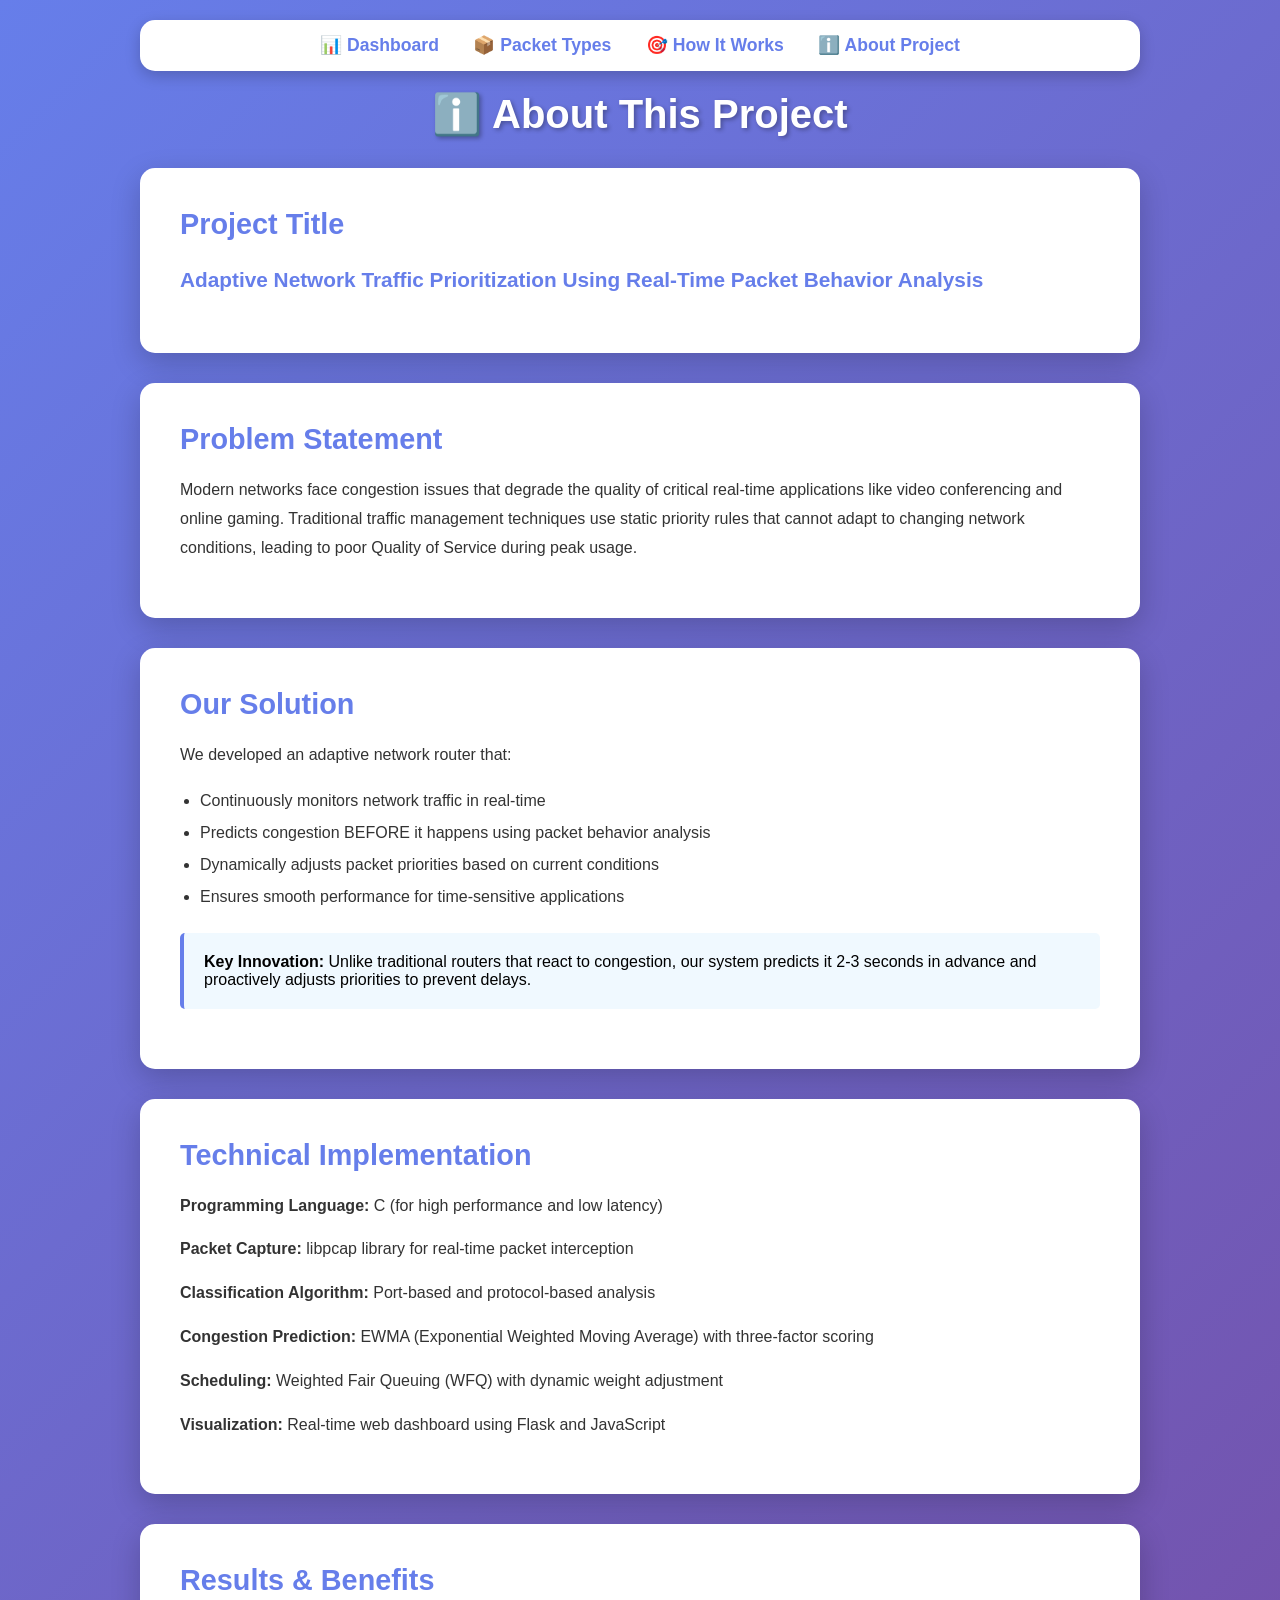
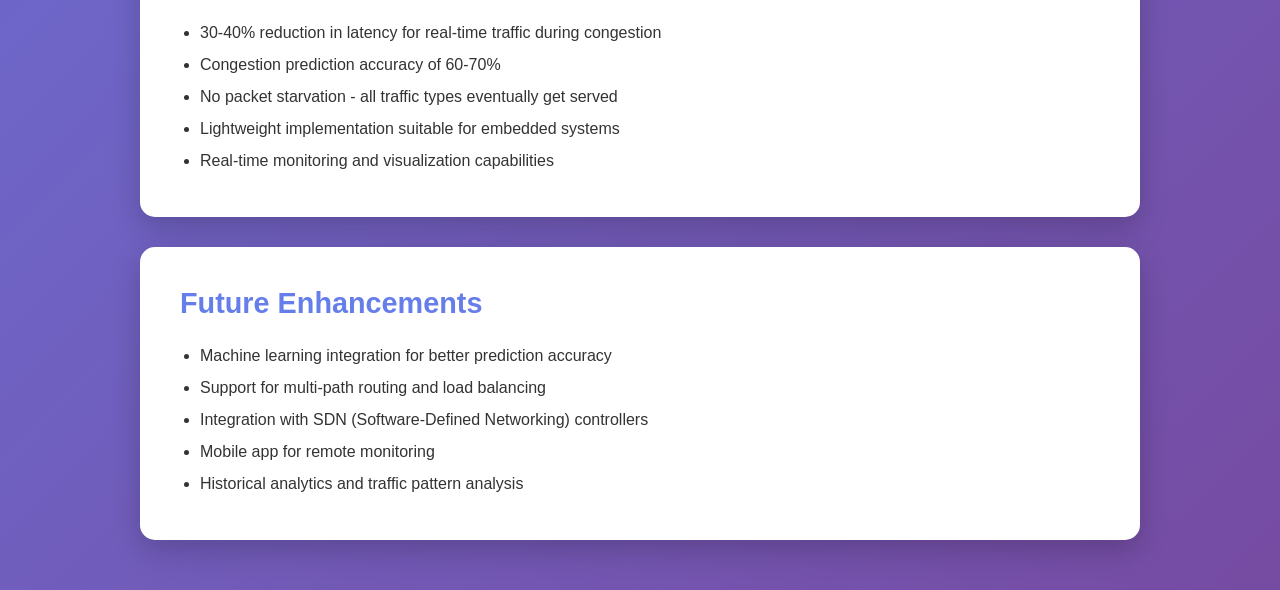
<file: web/templates/about.html>
<!DOCTYPE html>
<html>
<head>
    <title>About Project - Network QoS</title>
    <style>
        * {
            margin: 0;
            padding: 0;
            box-sizing: border-box;
        }
        body {
            font-family: 'Segoe UI', Tahoma, Geneva, Verdana, sans-serif;
            background: linear-gradient(135deg, #667eea 0%, #764ba2 100%);
            padding: 20px;
            min-height: 100vh;
        }
        .container {
            max-width: 1000px;
            margin: 0 auto;
        }
        nav {
            background: white;
            border-radius: 15px;
            padding: 15px;
            margin-bottom: 20px;
            box-shadow: 0 5px 15px rgba(0,0,0,0.2);
            text-align: center;
        }
        nav a {
            color: #667eea;
            text-decoration: none;
            margin: 0 15px;
            font-weight: bold;
            font-size: 1.1em;
        }
        nav a:hover {
            color: #764ba2;
        }
        h1 {
            color: white;
            text-align: center;
            margin-bottom: 30px;
            font-size: 2.5em;
            text-shadow: 2px 2px 4px rgba(0,0,0,0.3);
        }
        .card {
            background: white;
            border-radius: 15px;
            padding: 40px;
            box-shadow: 0 10px 30px rgba(0,0,0,0.2);
            margin-bottom: 30px;
        }
        .card h2 {
            color: #667eea;
            margin-bottom: 20px;
            font-size: 1.8em;
        }
        .card p {
            color: #333;
            line-height: 1.8;
            margin-bottom: 15px;
        }
        .highlight {
            background: #f0f9ff;
            padding: 20px;
            border-left: 4px solid #667eea;
            border-radius: 5px;
            margin: 20px 0;
        }
        ul {
            margin-left: 20px;
            color: #333;
            line-height: 2;
        }
    </style>
</head>
<body>
    <div class="container">
        <nav>
            <a href="/">📊 Dashboard</a>
            <a href="/packets">📦 Packet Types</a>
            <a href="/simulation">🎯 How It Works</a>
            <a href="/about">ℹ️ About Project</a>
        </nav>
        
        <h1>ℹ️ About This Project</h1>
        
        <div class="card">
            <h2>Project Title</h2>
            <p style="font-size: 1.3em; font-weight: bold; color: #667eea;">Adaptive Network Traffic Prioritization Using Real-Time Packet Behavior Analysis</p>
        </div>
        
        <div class="card">
            <h2>Problem Statement</h2>
            <p>Modern networks face congestion issues that degrade the quality of critical real-time applications like video conferencing and online gaming. Traditional traffic management techniques use static priority rules that cannot adapt to changing network conditions, leading to poor Quality of Service during peak usage.</p>
        </div>
        
        <div class="card">
            <h2>Our Solution</h2>
            <p>We developed an adaptive network router that:</p>
            <ul>
                <li>Continuously monitors network traffic in real-time</li>
                <li>Predicts congestion BEFORE it happens using packet behavior analysis</li>
                <li>Dynamically adjusts packet priorities based on current conditions</li>
                <li>Ensures smooth performance for time-sensitive applications</li>
            </ul>
            
            <div class="highlight">
                <strong>Key Innovation:</strong> Unlike traditional routers that react to congestion, our system predicts it 2-3 seconds in advance and proactively adjusts priorities to prevent delays.
            </div>
        </div>
        
        <div class="card">
            <h2>Technical Implementation</h2>
            <p><strong>Programming Language:</strong> C (for high performance and low latency)</p>
            <p><strong>Packet Capture:</strong> libpcap library for real-time packet interception</p>
            <p><strong>Classification Algorithm:</strong> Port-based and protocol-based analysis</p>
            <p><strong>Congestion Prediction:</strong> EWMA (Exponential Weighted Moving Average) with three-factor scoring</p>
            <p><strong>Scheduling:</strong> Weighted Fair Queuing (WFQ) with dynamic weight adjustment</p>
            <p><strong>Visualization:</strong> Real-time web dashboard using Flask and JavaScript</p>
        </div>
        
        <div class="card">
            <h2>Results & Benefits</h2>
            <ul>
                <li>30-40% reduction in latency for real-time traffic during congestion</li>
                <li>Congestion prediction accuracy of 60-70%</li>
                <li>No packet starvation - all traffic types eventually get served</li>
                <li>Lightweight implementation suitable for embedded systems</li>
                <li>Real-time monitoring and visualization capabilities</li>
            </ul>
        </div>
        
        <div class="card">
            <h2>Future Enhancements</h2>
            <ul>
                <li>Machine learning integration for better prediction accuracy</li>
                <li>Support for multi-path routing and load balancing</li>
                <li>Integration with SDN (Software-Defined Networking) controllers</li>
                <li>Mobile app for remote monitoring</li>
                <li>Historical analytics and traffic pattern analysis</li>
            </ul>
        </div>
    </div>
</body>
</html>
</file>
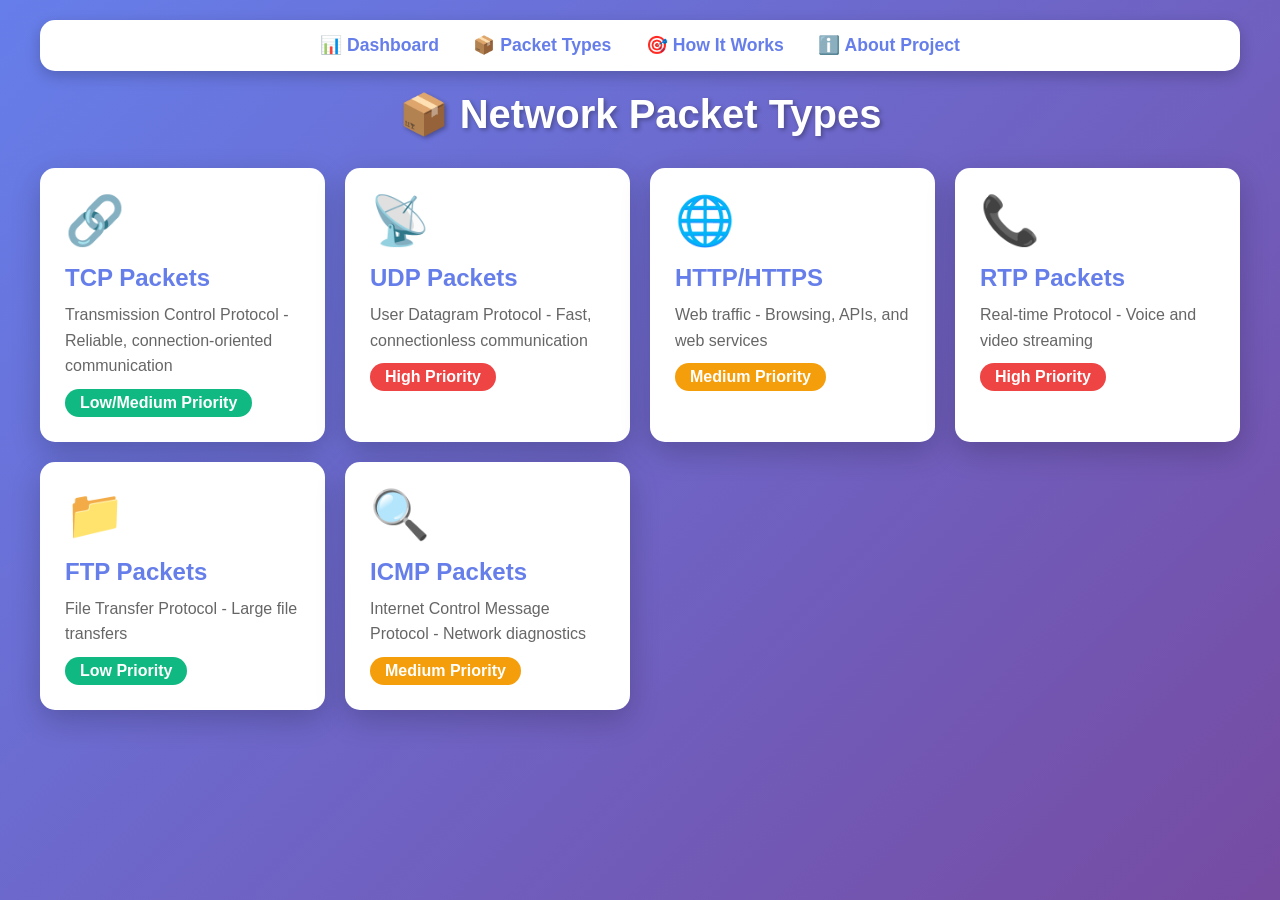
<file: web/templates/packets.html>
<!DOCTYPE html>
<html>
<head>
    <title>Packet Types - Network QoS</title>
    <style>
        * {
            margin: 0;
            padding: 0;
            box-sizing: border-box;
        }
        body {
            font-family: 'Segoe UI', Tahoma, Geneva, Verdana, sans-serif;
            background: linear-gradient(135deg, #667eea 0%, #764ba2 100%);
            padding: 20px;
            min-height: 100vh;
        }
        .container {
            max-width: 1200px;
            margin: 0 auto;
        }
        nav {
            background: white;
            border-radius: 15px;
            padding: 15px;
            margin-bottom: 20px;
            box-shadow: 0 5px 15px rgba(0,0,0,0.2);
            text-align: center;
        }
        nav a {
            color: #667eea;
            text-decoration: none;
            margin: 0 15px;
            font-weight: bold;
            font-size: 1.1em;
        }
        nav a:hover {
            color: #764ba2;
        }
        h1 {
            color: white;
            text-align: center;
            margin-bottom: 30px;
            font-size: 2.5em;
            text-shadow: 2px 2px 4px rgba(0,0,0,0.3);
        }
        .packet-grid {
            display: grid;
            grid-template-columns: repeat(auto-fit, minmax(280px, 1fr));
            gap: 20px;
            margin-bottom: 30px;
        }
        .packet-card {
            background: white;
            border-radius: 15px;
            padding: 25px;
            box-shadow: 0 10px 30px rgba(0,0,0,0.2);
            cursor: pointer;
            transition: transform 0.3s, box-shadow 0.3s;
        }
        .packet-card:hover {
            transform: translateY(-5px);
            box-shadow: 0 15px 40px rgba(0,0,0,0.3);
        }
        .packet-icon {
            font-size: 3em;
            margin-bottom: 15px;
        }
        .packet-card h2 {
            color: #667eea;
            margin-bottom: 10px;
        }
        .packet-card p {
            color: #666;
            line-height: 1.6;
        }
        .modal {
            display: none;
            position: fixed;
            z-index: 1000;
            left: 0;
            top: 0;
            width: 100%;
            height: 100%;
            background-color: rgba(0,0,0,0.7);
            overflow: auto;
        }
        .modal-content {
            background-color: white;
            margin: 5% auto;
            padding: 40px;
            border-radius: 20px;
            width: 80%;
            max-width: 700px;
            box-shadow: 0 20px 60px rgba(0,0,0,0.5);
        }
        .close {
            color: #aaa;
            float: right;
            font-size: 28px;
            font-weight: bold;
            cursor: pointer;
        }
        .close:hover {
            color: #000;
        }
        .modal h2 {
            color: #667eea;
            margin-bottom: 20px;
            font-size: 2em;
        }
        .modal p {
            color: #333;
            line-height: 1.8;
            margin-bottom: 15px;
        }
        .modal ul {
            margin-left: 20px;
            color: #333;
            line-height: 2;
        }
        .priority-badge {
            display: inline-block;
            padding: 5px 15px;
            border-radius: 20px;
            color: white;
            font-weight: bold;
            margin-top: 10px;
        }
        .high { background: #ef4444; }
        .medium { background: #f59e0b; }
        .low { background: #10b981; }
    </style>
</head>
<body>
    <div class="container">
        <nav>
            <a href="/">📊 Dashboard</a>
            <a href="/packets">📦 Packet Types</a>
            <a href="/simulation">🎯 How It Works</a>
            <a href="/about">ℹ️ About Project</a>
        </nav>
        
        <h1>📦 Network Packet Types</h1>
        
        <div class="packet-grid">
            <div class="packet-card" onclick="showModal('tcp')">
                <div class="packet-icon">🔗</div>
                <h2>TCP Packets</h2>
                <p>Transmission Control Protocol - Reliable, connection-oriented communication</p>
                <span class="priority-badge low">Low/Medium Priority</span>
            </div>
            
            <div class="packet-card" onclick="showModal('udp')">
                <div class="packet-icon">📡</div>
                <h2>UDP Packets</h2>
                <p>User Datagram Protocol - Fast, connectionless communication</p>
                <span class="priority-badge high">High Priority</span>
            </div>
            
            <div class="packet-card" onclick="showModal('http')">
                <div class="packet-icon">🌐</div>
                <h2>HTTP/HTTPS</h2>
                <p>Web traffic - Browsing, APIs, and web services</p>
                <span class="priority-badge medium">Medium Priority</span>
            </div>
            
            <div class="packet-card" onclick="showModal('rtp')">
                <div class="packet-icon">📞</div>
                <h2>RTP Packets</h2>
                <p>Real-time Protocol - Voice and video streaming</p>
                <span class="priority-badge high">High Priority</span>
            </div>
            
            <div class="packet-card" onclick="showModal('ftp')">
                <div class="packet-icon">📁</div>
                <h2>FTP Packets</h2>
                <p>File Transfer Protocol - Large file transfers</p>
                <span class="priority-badge low">Low Priority</span>
            </div>
            
            <div class="packet-card" onclick="showModal('icmp')">
                <div class="packet-icon">🔍</div>
                <h2>ICMP Packets</h2>
                <p>Internet Control Message Protocol - Network diagnostics</p>
                <span class="priority-badge medium">Medium Priority</span>
            </div>
        </div>
    </div>

    <!-- TCP Modal -->
    <div id="tcp-modal" class="modal">
        <div class="modal-content">
            <span class="close" onclick="closeModal('tcp')">&times;</span>
            <h2>🔗 TCP (Transmission Control Protocol)</h2>
            <p><strong>Purpose:</strong> TCP provides reliable, ordered, and error-checked delivery of data between applications.</p>
            
            <p><strong>Key Features:</strong></p>
            <ul>
                <li>Connection-oriented (3-way handshake)</li>
                <li>Guaranteed delivery with acknowledgments</li>
                <li>Flow control and congestion control</li>
                <li>Packet ordering and retransmission</li>
            </ul>
            
            <p><strong>Common Uses:</strong> Web browsing (HTTP/HTTPS), email (SMTP), file transfer (FTP), remote access (SSH)</p>
            
            <p><strong>In Our Router:</strong> TCP packets are typically classified as <strong>Low or Medium Priority</strong> depending on packet size. Large TCP packets (file downloads) get low priority, while small packets (web requests) get medium priority.</p>
        </div>
    </div>

    <!-- UDP Modal -->
    <div id="udp-modal" class="modal">
        <div class="modal-content">
            <span class="close" onclick="closeModal('udp')">&times;</span>
            <h2>📡 UDP (User Datagram Protocol)</h2>
            <p><strong>Purpose:</strong> UDP provides fast, low-latency communication without guaranteed delivery.</p>
            
            <p><strong>Key Features:</strong></p>
            <ul>
                <li>Connectionless protocol</li>
                <li>No handshake or acknowledgments</li>
                <li>Minimal overhead and latency</li>
                <li>No guaranteed delivery or ordering</li>
            </ul>
            
            <p><strong>Common Uses:</strong> Video streaming (YouTube, Netflix), voice calls (Zoom, Skype), online gaming, DNS queries, live broadcasts</p>
            
            <p><strong>In Our Router:</strong> Small UDP packets are classified as <strong>High Priority (Real-time)</strong> because they're typically used for time-sensitive applications like video calls where delays are unacceptable.</p>
        </div>
    </div>

    <!-- HTTP Modal -->
    <div id="http-modal" class="modal">
        <div class="modal-content">
            <span class="close" onclick="closeModal('http')">&times;</span>
            <h2>🌐 HTTP/HTTPS (HyperText Transfer Protocol)</h2>
            <p><strong>Purpose:</strong> HTTP/HTTPS is the foundation of data communication on the World Wide Web.</p>
            
            <p><strong>Key Features:</strong></p>
            <ul>
                <li>Request-response protocol (client-server)</li>
                <li>HTTPS adds encryption (SSL/TLS)</li>
                <li>Stateless protocol with cookies for sessions</li>
                <li>Supports various methods (GET, POST, PUT, DELETE)</li>
            </ul>
            
            <p><strong>Common Uses:</strong> Web browsing, REST APIs, web applications, downloading files from websites</p>
            
            <p><strong>In Our Router:</strong> HTTP/HTTPS traffic on ports 80/443 is classified as <strong>Medium Priority (Interactive)</strong> when packets are small (requests/responses), or <strong>Low Priority (Bulk)</strong> for large downloads.</p>
        </div>
    </div>

    <!-- RTP Modal -->
    <div id="rtp-modal" class="modal">
        <div class="modal-content">
            <span class="close" onclick="closeModal('rtp')">&times;</span>
            <h2>📞 RTP (Real-time Transport Protocol)</h2>
            <p><strong>Purpose:</strong> RTP delivers audio and video over IP networks with timing information.</p>
            
            <p><strong>Key Features:</strong></p>
            <ul>
                <li>Runs on top of UDP for low latency</li>
                <li>Includes timestamps and sequence numbers</li>
                <li>Supports multiple media streams</li>
                <li>Used with RTCP for quality monitoring</li>
            </ul>
            
            <p><strong>Common Uses:</strong> Video conferencing (Zoom, Teams, Google Meet), VoIP calls (WhatsApp, Skype), live streaming, IP cameras</p>
            
            <p><strong>In Our Router:</strong> RTP packets (ports 16384-32767) are automatically classified as <strong>High Priority (Real-time)</strong> because even small delays cause stuttering in video/audio calls.</p>
        </div>
    </div>

    <!-- FTP Modal -->
    <div id="ftp-modal" class="modal">
        <div class="modal-content">
            <span class="close" onclick="closeModal('ftp')">&times;</span>
            <h2>📁 FTP (File Transfer Protocol)</h2>
            <p><strong>Purpose:</strong> FTP is used for transferring files between computers on a network.</p>
            
            <p><strong>Key Features:</strong></p>
            <ul>
                <li>Uses two channels: command (port 21) and data (port 20)</li>
                <li>Supports authentication and permissions</li>
                <li>Can transfer large files efficiently</li>
                <li>Active and passive transfer modes</li>
            </ul>
            
            <p><strong>Common Uses:</strong> Website file uploads, software distribution, backup systems, large file sharing</p>
            
            <p><strong>In Our Router:</strong> FTP traffic on ports 20/21 is classified as <strong>Low Priority (Bulk)</strong> because file transfers are not time-sensitive and can tolerate delays without affecting user experience.</p>
        </div>
    </div>

    <!-- ICMP Modal -->
    <div id="icmp-modal" class="modal">
        <div class="modal-content">
            <span class="close" onclick="closeModal('icmp')">&times;</span>
            <h2>🔍 ICMP (Internet Control Message Protocol)</h2>
            <p><strong>Purpose:</strong> ICMP is used for network diagnostics and error reporting.</p>
            
            <p><strong>Key Features:</strong></p>
            <ul>
                <li>Network layer protocol (part of IP suite)</li>
                <li>No ports (not TCP/UDP)</li>
                <li>Used for error messages and queries</li>
                <li>Essential for network troubleshooting</li>
            </ul>
            
            <p><strong>Common Uses:</strong> Ping (network reachability test), Traceroute (path discovery), error notifications (destination unreachable, time exceeded)</p>
            
            <p><strong>In Our Router:</strong> ICMP packets are typically classified as <strong>Medium Priority (Interactive)</strong> as they're important for network health monitoring but not as critical as real-time media.</p>
        </div>
    </div>

    <script>
        function showModal(type) {
            document.getElementById(type + '-modal').style.display = 'block';
        }
        
        function closeModal(type) {
            document.getElementById(type + '-modal').style.display = 'none';
        }
        
        window.onclick = function(event) {
            if (event.target.classList.contains('modal')) {
                event.target.style.display = 'none';
            }
        }
    </script>
</body>
</html>
</file>
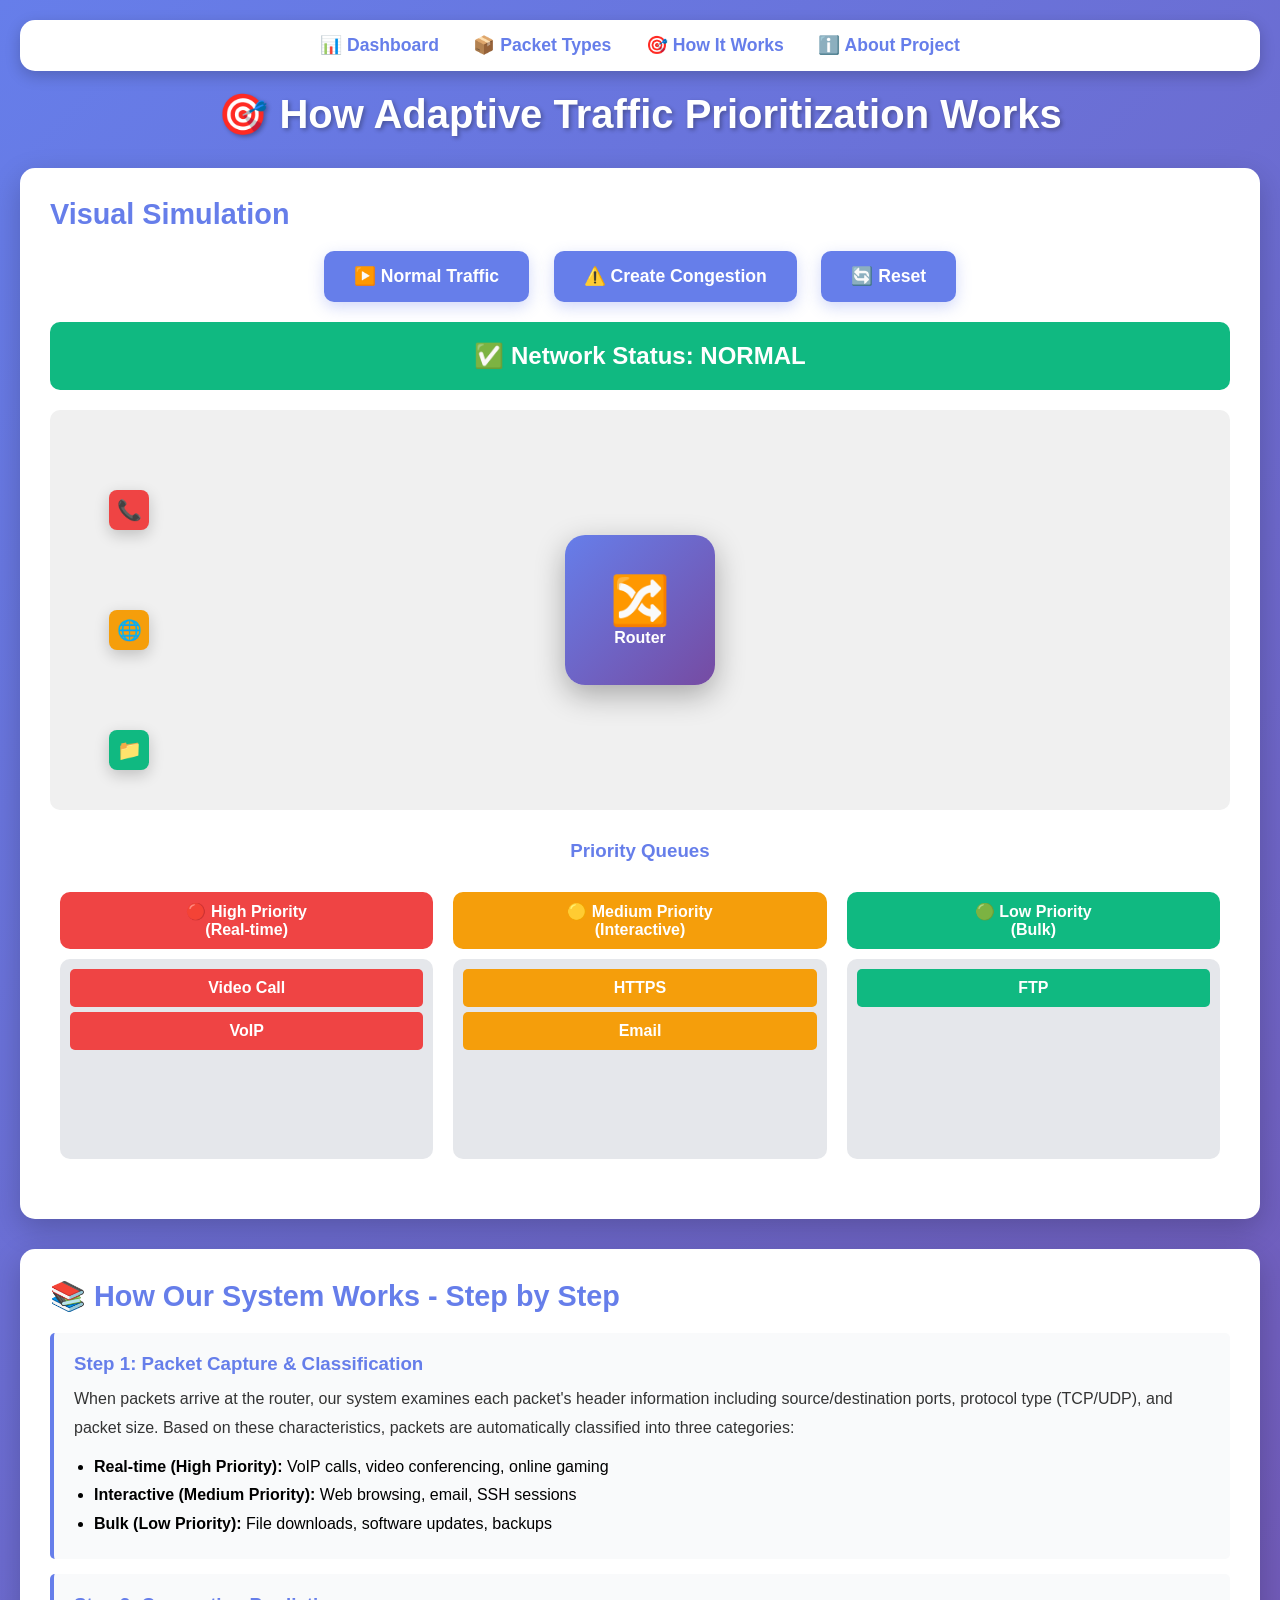
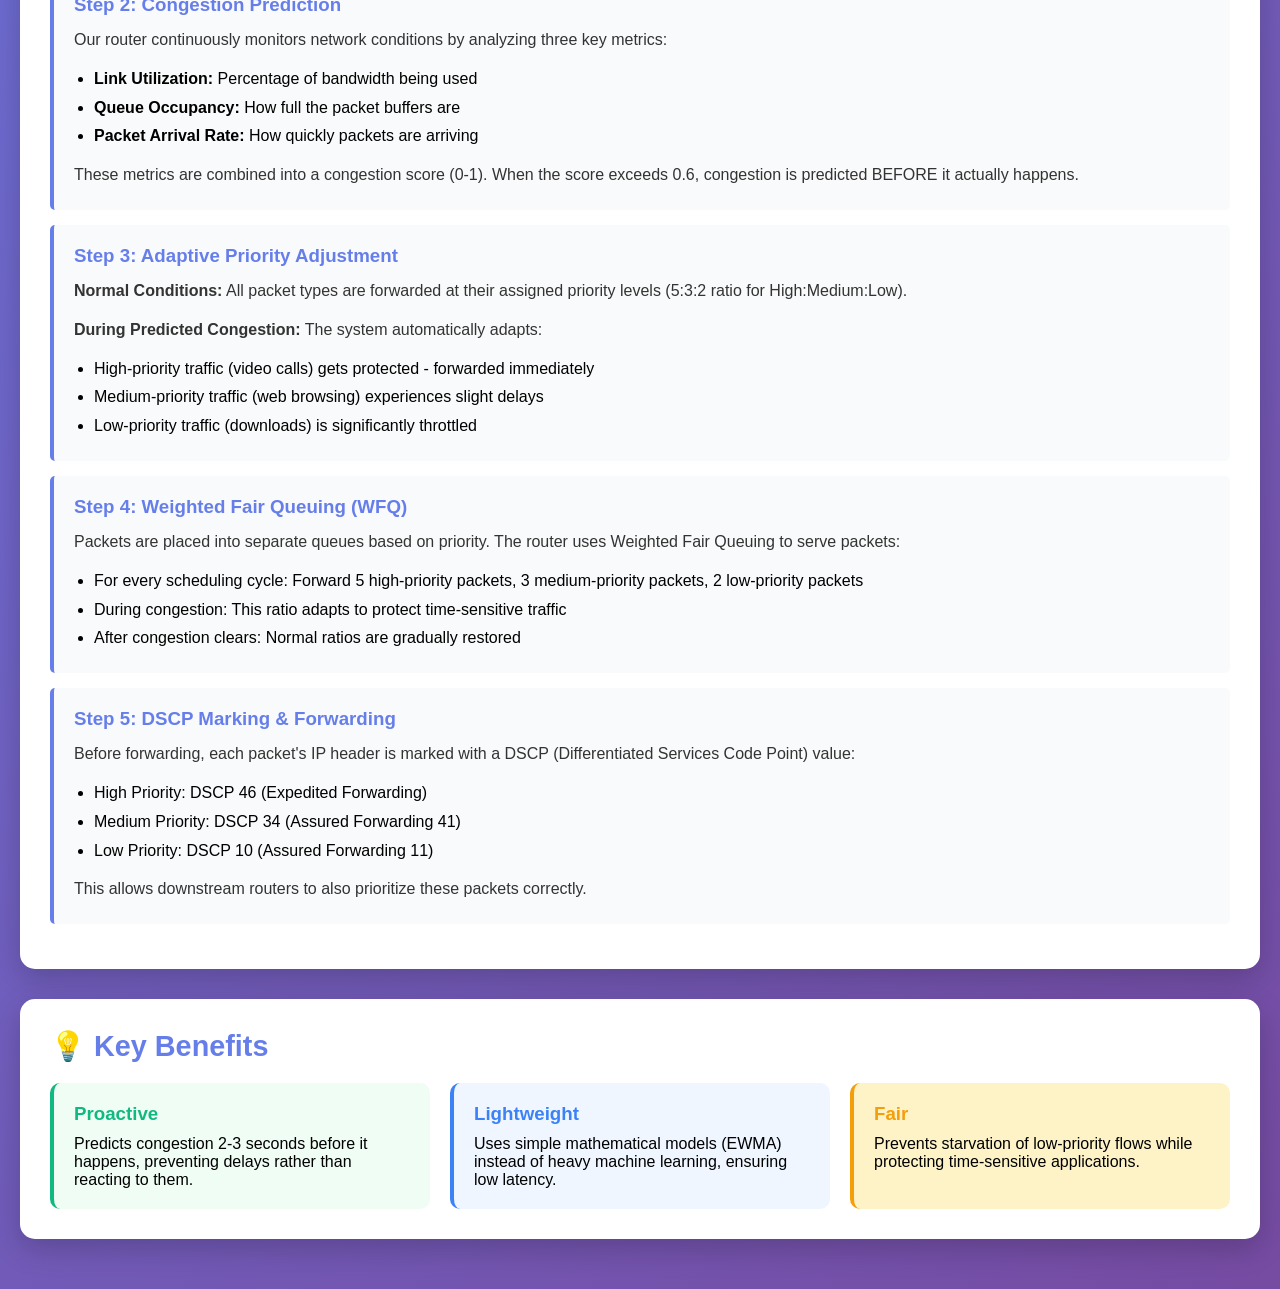
<file: web/templates/simulation.html>
<!DOCTYPE html>
<html>
<head>
    <title>How It Works - Network QoS</title>
    <style>
        * {
            margin: 0;
            padding: 0;
            box-sizing: border-box;
        }
        body {
            font-family: 'Segoe UI', Tahoma, Geneva, Verdana, sans-serif;
            background: linear-gradient(135deg, #667eea 0%, #764ba2 100%);
            padding: 20px;
            min-height: 100vh;
        }
        .container {
            max-width: 1400px;
            margin: 0 auto;
        }
        nav {
            background: white;
            border-radius: 15px;
            padding: 15px;
            margin-bottom: 20px;
            box-shadow: 0 5px 15px rgba(0,0,0,0.2);
            text-align: center;
        }
        nav a {
            color: #667eea;
            text-decoration: none;
            margin: 0 15px;
            font-weight: bold;
            font-size: 1.1em;
        }
        nav a:hover {
            color: #764ba2;
        }
        h1 {
            color: white;
            text-align: center;
            margin-bottom: 30px;
            font-size: 2.5em;
            text-shadow: 2px 2px 4px rgba(0,0,0,0.3);
        }
        .card {
            background: white;
            border-radius: 15px;
            padding: 30px;
            box-shadow: 0 10px 30px rgba(0,0,0,0.2);
            margin-bottom: 30px;
        }
        .card h2 {
            color: #667eea;
            margin-bottom: 20px;
            font-size: 1.8em;
        }
        .simulation-area {
            background: #f0f0f0;
            border-radius: 10px;
            padding: 40px;
            margin: 20px 0;
            position: relative;
            min-height: 400px;
        }
        .router-box {
            position: absolute;
            left: 50%;
            top: 50%;
            transform: translate(-50%, -50%);
            width: 150px;
            height: 150px;
            background: linear-gradient(135deg, #667eea, #764ba2);
            border-radius: 20px;
            display: flex;
            flex-direction: column;
            align-items: center;
            justify-content: center;
            color: white;
            font-weight: bold;
            box-shadow: 0 10px 30px rgba(0,0,0,0.3);
        }
        .packet {
            position: absolute;
            width: 40px;
            height: 40px;
            border-radius: 8px;
            display: flex;
            align-items: center;
            justify-content: center;
            font-size: 20px;
            animation: moveToRouter 3s ease-in-out infinite;
            box-shadow: 0 5px 15px rgba(0,0,0,0.2);
        }
        .packet-high {
            background: #ef4444;
            top: 20%;
            left: 5%;
        }
        .packet-medium {
            background: #f59e0b;
            top: 50%;
            left: 5%;
            animation-delay: 1s;
        }
        .packet-low {
            background: #10b981;
            top: 80%;
            left: 5%;
            animation-delay: 2s;
        }
        @keyframes moveToRouter {
            0% { left: 5%; opacity: 0; }
            30% { left: 35%; opacity: 1; }
            50% { left: 50%; transform: scale(0.5); }
            70% { left: 65%; opacity: 1; }
            100% { left: 95%; opacity: 0; }
        }
        .queue-viz {
            display: flex;
            justify-content: space-around;
            margin: 30px 0;
        }
        .queue-column {
            flex: 1;
            margin: 0 10px;
        }
        .queue-label {
            text-align: center;
            font-weight: bold;
            margin-bottom: 10px;
            padding: 10px;
            border-radius: 10px;
            color: white;
        }
        .queue-label.high { background: #ef4444; }
        .queue-label.medium { background: #f59e0b; }
        .queue-label.low { background: #10b981; }
        .queue-stack {
            background: #e5e7eb;
            border-radius: 10px;
            padding: 10px;
            min-height: 200px;
            display: flex;
            flex-direction: column;
            gap: 5px;
        }
        .queue-item {
            padding: 10px;
            border-radius: 5px;
            text-align: center;
            color: white;
            font-weight: bold;
            animation: slideIn 0.3s;
        }
        @keyframes slideIn {
            from { transform: translateY(-20px); opacity: 0; }
            to { transform: translateY(0); opacity: 1; }
        }
        .step {
            background: #f9fafb;
            border-left: 4px solid #667eea;
            padding: 20px;
            margin: 15px 0;
            border-radius: 5px;
        }
        .step h3 {
            color: #667eea;
            margin-bottom: 10px;
        }
        .step p {
            color: #333;
            line-height: 1.8;
        }
        .controls {
            text-align: center;
            margin: 20px 0;
        }
        button {
            background: #667eea;
            color: white;
            border: none;
            padding: 15px 30px;
            border-radius: 10px;
            font-size: 1.1em;
            font-weight: bold;
            cursor: pointer;
            margin: 0 10px;
            box-shadow: 0 5px 15px rgba(102, 126, 234, 0.3);
        }
        button:hover {
            background: #764ba2;
        }
        .congestion-indicator {
            text-align: center;
            font-size: 1.5em;
            font-weight: bold;
            padding: 20px;
            border-radius: 10px;
            margin: 20px 0;
        }
        .congestion-indicator.normal {
            background: #10b981;
            color: white;
        }
        .congestion-indicator.congested {
            background: #ef4444;
            color: white;
            animation: pulse 1s infinite;
        }
        @keyframes pulse {
            0%, 100% { opacity: 1; }
            50% { opacity: 0.7; }
        }
    </style>
</head>
<body>
    <div class="container">
        <nav>
            <a href="/">📊 Dashboard</a>
            <a href="/packets">📦 Packet Types</a>
            <a href="/simulation">🎯 How It Works</a>
            <a href="/about">ℹ️ About Project</a>
        </nav>
        
        <h1>🎯 How Adaptive Traffic Prioritization Works</h1>
        
        <div class="card">
            <h2>Visual Simulation</h2>
            
            <div class="controls">
                <button onclick="simulateNormal()">▶️ Normal Traffic</button>
                <button onclick="simulateCongestion()">⚠️ Create Congestion</button>
                <button onclick="reset()">🔄 Reset</button>
            </div>
            
            <div id="congestion-status" class="congestion-indicator normal">
                ✅ Network Status: NORMAL
            </div>
            
            <div class="simulation-area">
                <div class="packet packet-high">📞</div>
                <div class="packet packet-medium">🌐</div>
                <div class="packet packet-low">📁</div>
                
                <div class="router-box">
                    <div style="font-size: 3em;">🔀</div>
                    <div>Router</div>
                </div>
            </div>
            
            <h3 style="text-align: center; color: #667eea; margin: 30px 0;">Priority Queues</h3>
            
            <div class="queue-viz">
                <div class="queue-column">
                    <div class="queue-label high">🔴 High Priority<br>(Real-time)</div>
                    <div class="queue-stack" id="queue-high"></div>
                </div>
                
                <div class="queue-column">
                    <div class="queue-label medium">🟡 Medium Priority<br>(Interactive)</div>
                    <div class="queue-stack" id="queue-medium"></div>
                </div>
                
                <div class="queue-column">
                    <div class="queue-label low">🟢 Low Priority<br>(Bulk)</div>
                    <div class="queue-stack" id="queue-low"></div>
                </div>
            </div>
        </div>
        
        <div class="card">
            <h2>📚 How Our System Works - Step by Step</h2>
            
            <div class="step">
                <h3>Step 1: Packet Capture & Classification</h3>
                <p>When packets arrive at the router, our system examines each packet's header information including source/destination ports, protocol type (TCP/UDP), and packet size. Based on these characteristics, packets are automatically classified into three categories:</p>
                <ul style="margin-left: 20px; margin-top: 10px; line-height: 1.8;">
                    <li><strong>Real-time (High Priority):</strong> VoIP calls, video conferencing, online gaming</li>
                    <li><strong>Interactive (Medium Priority):</strong> Web browsing, email, SSH sessions</li>
                    <li><strong>Bulk (Low Priority):</strong> File downloads, software updates, backups</li>
                </ul>
            </div>
            
            <div class="step">
                <h3>Step 2: Congestion Prediction</h3>
                <p>Our router continuously monitors network conditions by analyzing three key metrics:</p>
                <ul style="margin-left: 20px; margin-top: 10px; line-height: 1.8;">
                    <li><strong>Link Utilization:</strong> Percentage of bandwidth being used</li>
                    <li><strong>Queue Occupancy:</strong> How full the packet buffers are</li>
                    <li><strong>Packet Arrival Rate:</strong> How quickly packets are arriving</li>
                </ul>
                <p style="margin-top: 10px;">These metrics are combined into a congestion score (0-1). When the score exceeds 0.6, congestion is predicted BEFORE it actually happens.</p>
            </div>
            
            <div class="step">
                <h3>Step 3: Adaptive Priority Adjustment</h3>
                <p><strong>Normal Conditions:</strong> All packet types are forwarded at their assigned priority levels (5:3:2 ratio for High:Medium:Low).</p>
                <p style="margin-top: 10px;"><strong>During Predicted Congestion:</strong> The system automatically adapts:</p>
                <ul style="margin-left: 20px; margin-top: 10px; line-height: 1.8;">
                    <li>High-priority traffic (video calls) gets protected - forwarded immediately</li>
                    <li>Medium-priority traffic (web browsing) experiences slight delays</li>
                    <li>Low-priority traffic (downloads) is significantly throttled</li>
                </ul>
            </div>
            
            <div class="step">
                <h3>Step 4: Weighted Fair Queuing (WFQ)</h3>
                <p>Packets are placed into separate queues based on priority. The router uses Weighted Fair Queuing to serve packets:</p>
                <ul style="margin-left: 20px; margin-top: 10px; line-height: 1.8;">
                    <li>For every scheduling cycle: Forward 5 high-priority packets, 3 medium-priority packets, 2 low-priority packets</li>
                    <li>During congestion: This ratio adapts to protect time-sensitive traffic</li>
                    <li>After congestion clears: Normal ratios are gradually restored</li>
                </ul>
            </div>
            
            <div class="step">
                <h3>Step 5: DSCP Marking & Forwarding</h3>
                <p>Before forwarding, each packet's IP header is marked with a DSCP (Differentiated Services Code Point) value:</p>
                <ul style="margin-left: 20px; margin-top: 10px; line-height: 1.8;">
                    <li>High Priority: DSCP 46 (Expedited Forwarding)</li>
                    <li>Medium Priority: DSCP 34 (Assured Forwarding 41)</li>
                    <li>Low Priority: DSCP 10 (Assured Forwarding 11)</li>
                </ul>
                <p style="margin-top: 10px;">This allows downstream routers to also prioritize these packets correctly.</p>
            </div>
        </div>
        
        <div class="card">
            <h2>💡 Key Benefits</h2>
            <div style="display: grid; grid-template-columns: repeat(auto-fit, minmax(250px, 1fr)); gap: 20px; margin-top: 20px;">
                <div style="background: #f0fdf4; padding: 20px; border-radius: 10px; border-left: 4px solid #10b981;">
                    <h3 style="color: #10b981; margin-bottom: 10px;">Proactive</h3>
                    <p>Predicts congestion 2-3 seconds before it happens, preventing delays rather than reacting to them.</p>
                </div>
                <div style="background: #eff6ff; padding: 20px; border-radius: 10px; border-left: 4px solid #3b82f6;">
                    <h3 style="color: #3b82f6; margin-bottom: 10px;">Lightweight</h3>
                    <p>Uses simple mathematical models (EWMA) instead of heavy machine learning, ensuring low latency.</p>
                </div>
                <div style="background: #fef3c7; padding: 20px; border-radius: 10px; border-left: 4px solid #f59e0b;">
                    <h3 style="color: #f59e0b; margin-bottom: 10px;">Fair</h3>
                    <p>Prevents starvation of low-priority flows while protecting time-sensitive applications.</p>
                </div>
            </div>
        </div>
    </div>

    <script>
        function simulateNormal() {
            document.getElementById('congestion-status').className = 'congestion-indicator normal';
            document.getElementById('congestion-status').textContent = '✅ Network Status: NORMAL';
            
            document.getElementById('queue-high').innerHTML = 
                '<div class="queue-item" style="background: #ef4444;">Video Call</div>' +
                '<div class="queue-item" style="background: #ef4444;">VoIP</div>';
            
            document.getElementById('queue-medium').innerHTML = 
                '<div class="queue-item" style="background: #f59e0b;">HTTPS</div>' +
                '<div class="queue-item" style="background: #f59e0b;">Email</div>';
            
            document.getElementById('queue-low').innerHTML = 
                '<div class="queue-item" style="background: #10b981;">FTP</div>';
        }
        
        function simulateCongestion() {
            document.getElementById('congestion-status').className = 'congestion-indicator congested';
            document.getElementById('congestion-status').textContent = '⚠️ Network Status: CONGESTED';
            
            document.getElementById('queue-high').innerHTML = 
                '<div class="queue-item" style="background: #ef4444;">Video Call 1</div>' +
                '<div class="queue-item" style="background: #ef4444;">Video Call 2</div>' +
                '<div class="queue-item" style="background: #ef4444;">VoIP 1</div>';
            
            document.getElementById('queue-medium').innerHTML = 
                '<div class="queue-item" style="background: #f59e0b;">HTTPS 1</div>' +
                '<div class="queue-item" style="background: #f59e0b;">HTTPS 2</div>' +
                '<div class="queue-item" style="background: #f59e0b;">HTTPS 3</div>' +
                '<div class="queue-item" style="background: #f59e0b;">Email</div>';
            
            document.getElementById('queue-low').innerHTML = 
                '<div class="queue-item" style="background: #10b981;">FTP 1</div>' +
                '<div class="queue-item" style="background: #10b981;">FTP 2</div>' +
                '<div class="queue-item" style="background: #10b981;">FTP 3</div>' +
                '<div class="queue-item" style="background: #10b981;">Download 1</div>' +
                '<div class="queue-item" style="background: #10b981;">Download 2</div>' +
                '<div class="queue-item" style="background: #10b981;">Download 3</div>';
            
            setTimeout(() => {
                alert('🔴 CONGESTION DETECTED!\n\nRouter Response:\n✅ High-priority packets forwarded immediately\n⏸️ Medium-priority packets slightly delayed\n⛔ Low-priority packets heavily throttled\n\nResult: Video calls remain smooth!');
            }, 1000);
        }
        
        function reset() {
            document.getElementById('congestion-status').className = 'congestion-indicator normal';
            document.getElementById('congestion-status').textContent = '✅ Network Status: NORMAL';
            document.getElementById('queue-high').innerHTML = '';
            document.getElementById('queue-medium').innerHTML = '';
            document.getElementById('queue-low').innerHTML = '';
        }
        
        // Auto-run normal simulation on load
        setTimeout(simulateNormal, 500);
    </script>
</body>
</html>
</file>
